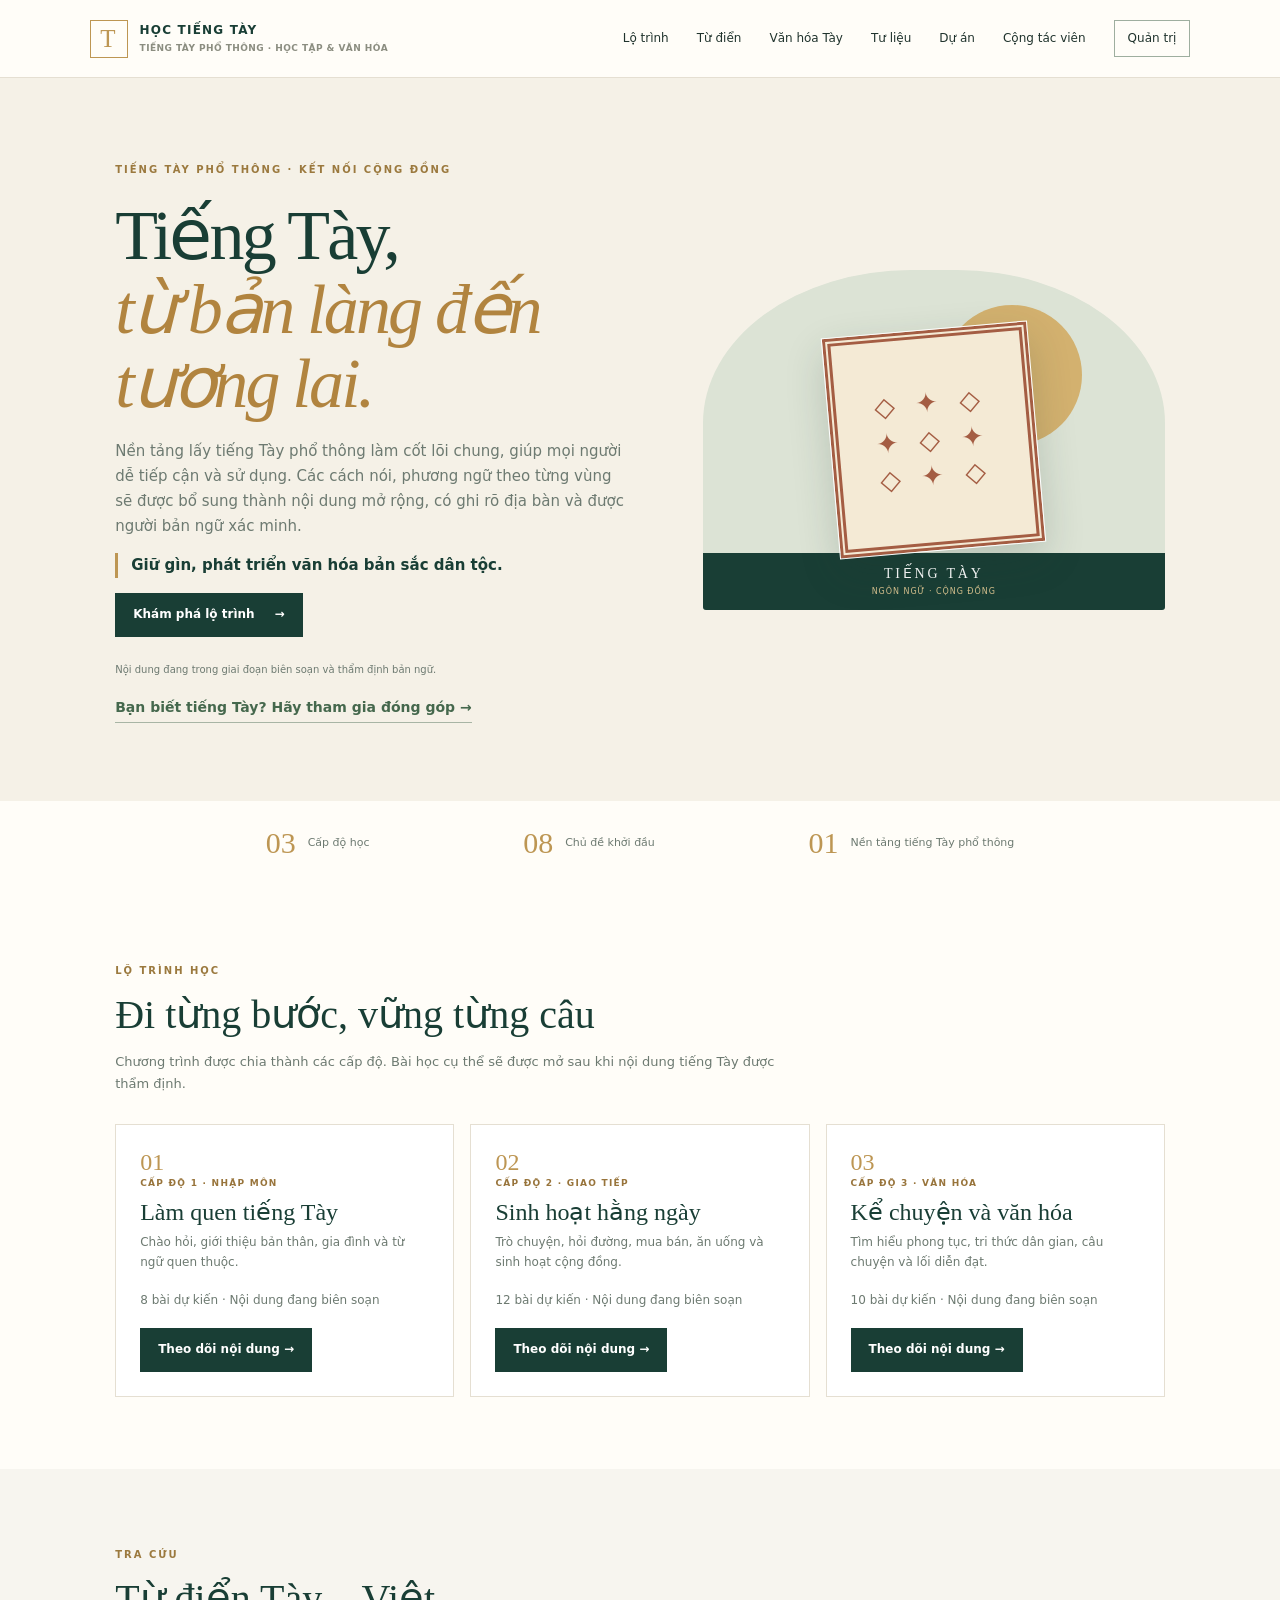
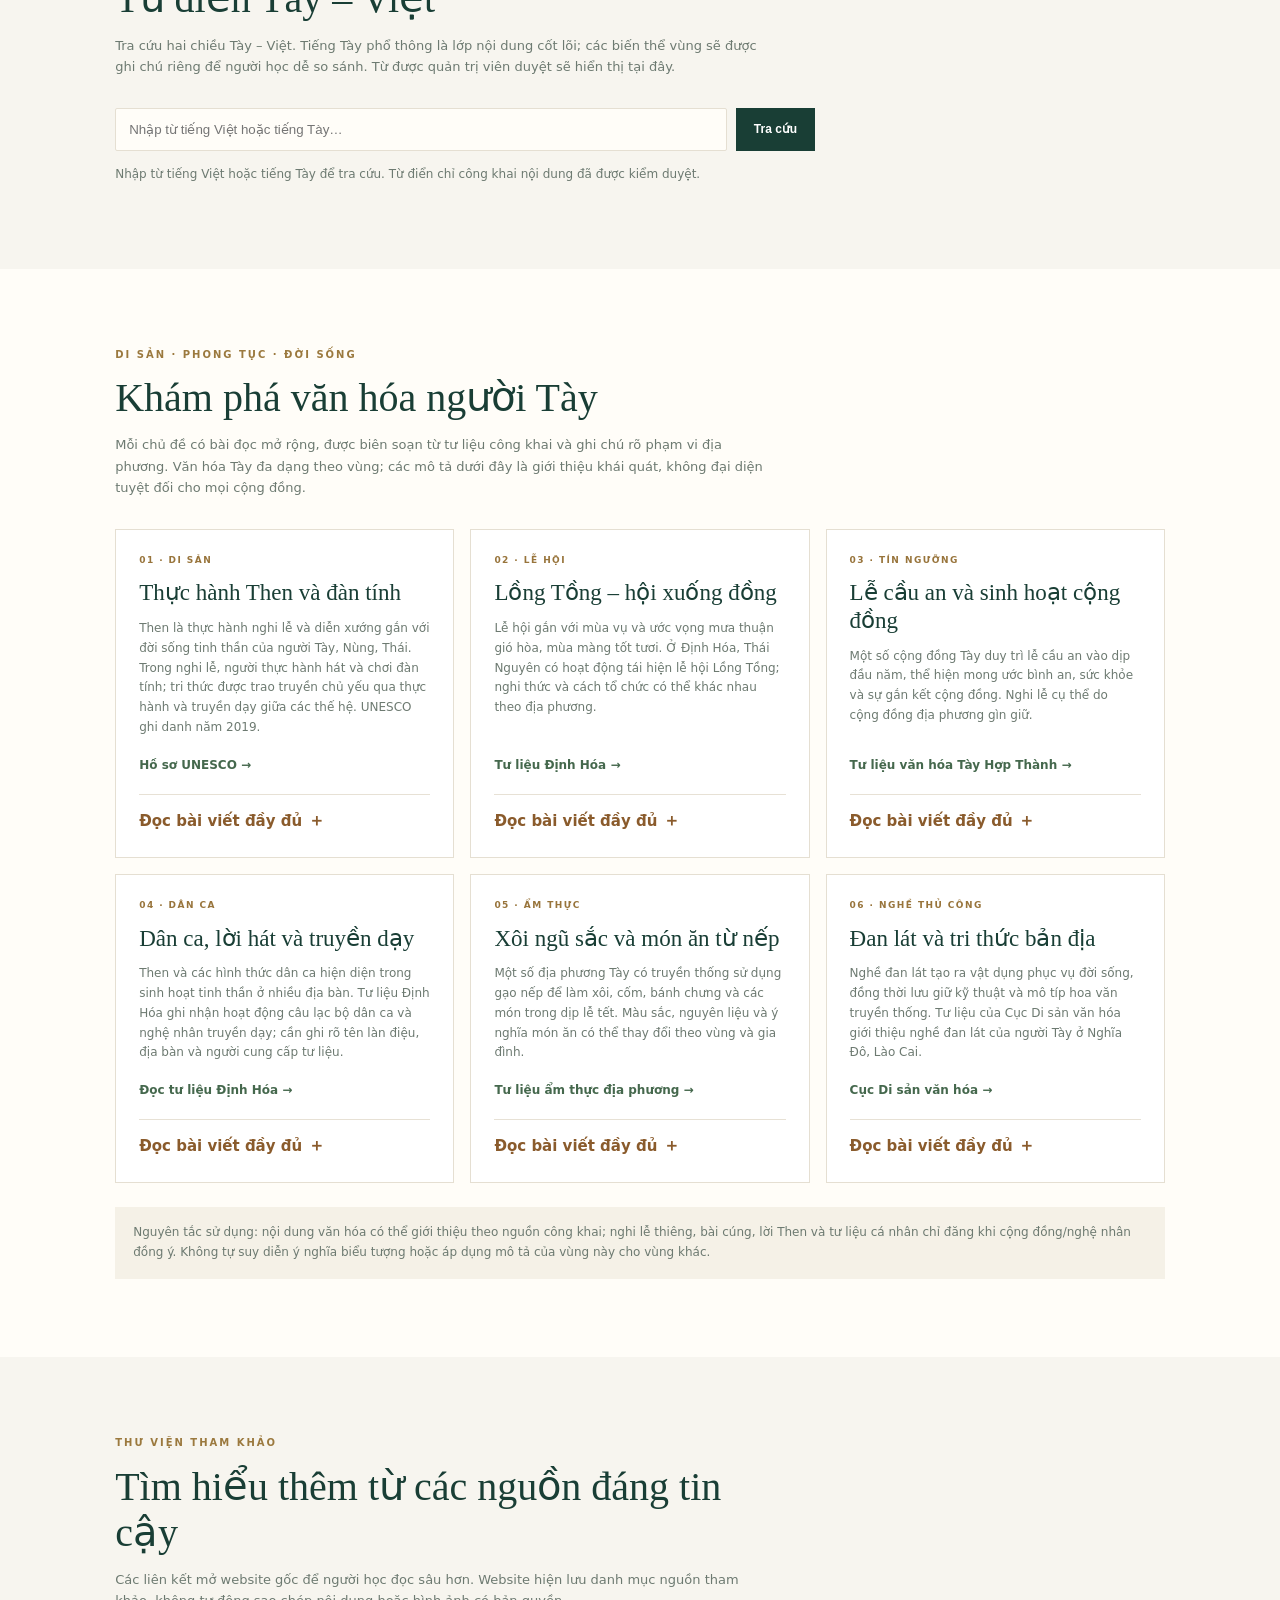
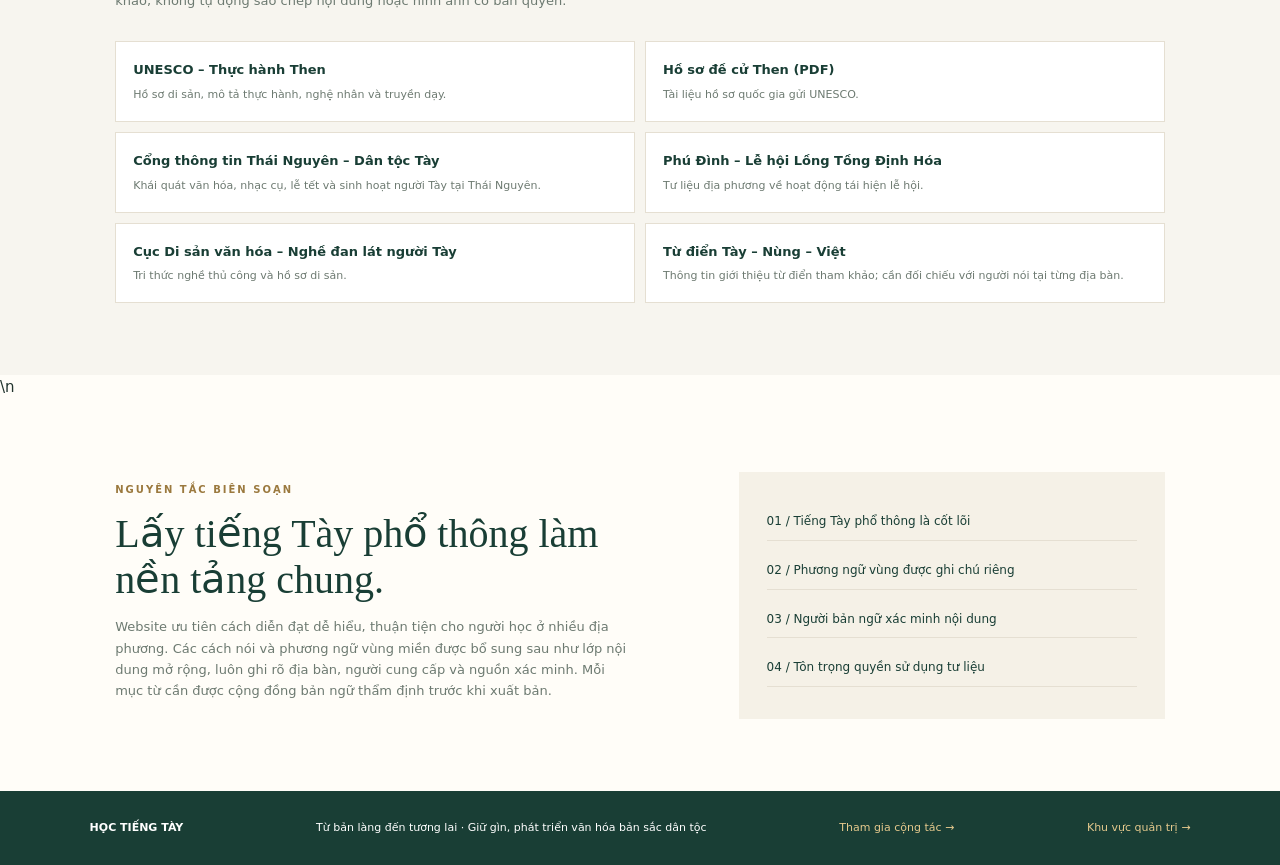
<file: index.html>
<!doctype html>
<html lang="vi"><head>
<meta charset="utf-8"><meta name="viewport" content="width=device-width,initial-scale=1">
<title>Học tiếng Tày – Từ bản làng đến tương lai</title><link rel="stylesheet" href="styles.css">
</head><body>
<header class="top"><a class="logo" href="index.html"><span>T</span><b>HỌC TIẾNG TÀY<small>TIẾNG TÀY PHỔ THÔNG · HỌC TẬP & VĂN HÓA</small></b></a><nav><a href="#courses">Lộ trình</a><a href="#dictionary">Từ điển</a><a href="#culture">Văn hóa Tày</a><a href="#resources">Tư liệu</a><a href="#about">Dự án</a><a href="collaborator.html">Cộng tác viên</a><a class="navbtn" href="admin.html">Quản trị</a></nav></header>
<main>
<section class="hero"><div><label>TIẾNG TÀY PHỔ THÔNG · KẾT NỐI CỘNG ĐỒNG</label><h1>Tiếng Tày,<br><i>từ bản làng đến tương lai.</i></h1><p>Nền tảng lấy tiếng Tày phổ thông làm cốt lõi chung, giúp mọi người dễ tiếp cận và sử dụng. Các cách nói, phương ngữ theo từng vùng sẽ được bổ sung thành nội dung mở rộng, có ghi rõ địa bàn và được người bản ngữ xác minh.</p><p class="hero-slogan">Giữ gìn, phát triển văn hóa bản sắc dân tộc.</p><a class="button" href="#courses">Khám phá lộ trình <b>→</b></a><p class="note">Nội dung đang trong giai đoạn biên soạn và thẩm định bản ngữ.</p><a class="text-link" href="collaborator.html">Bạn biết tiếng Tày? Hãy tham gia đóng góp →</a></div><div class="art"><div class="disc"></div><div class="pattern">◇ ✦ ◇<br>✦ ◇ ✦<br>◇ ✦ ◇</div><div class="artlabel">TIẾNG TÀY<br><small>NGÔN NGỮ · CỘNG ĐỒNG</small></div></div></section>
<section class="wrap metrics"><div><b>03</b><span>Cấp độ học</span></div><div><b>08</b><span>Chủ đề khởi đầu</span></div><div><b>01</b><span>Nền tảng tiếng Tày phổ thông</span></div></section>
<section class="wrap" id="courses"><div class="heading"><label>LỘ TRÌNH HỌC</label><h2>Đi từng bước, vững từng câu</h2><p>Chương trình được chia thành các cấp độ. Bài học cụ thể sẽ được mở sau khi nội dung tiếng Tày được thẩm định.</p></div><div id="courseGrid" class="grid"></div></section>
<section class="dictionary" id="dictionary"><div class="wrap"><div class="heading"><label>TRA CỨU</label><h2>Từ điển Tày – Việt</h2><p>Tra cứu hai chiều Tày – Việt. Tiếng Tày phổ thông là lớp nội dung cốt lõi; các biến thể vùng sẽ được ghi chú riêng để người học dễ so sánh. Từ được quản trị viên duyệt sẽ hiển thị tại đây.</p></div><div class="search"><input id="q" type="search" placeholder="Nhập từ tiếng Việt hoặc tiếng Tày…" aria-label="Tìm trong từ điển"><button class="button" id="search" type="button">Tra cứu</button></div><div id="results" class="results"><p class="muted">Nhập từ tiếng Việt hoặc tiếng Tày để tra cứu.</p></div></div></section>

<section class="culture wrap" id="culture">
 <div class="heading"><label>DI SẢN · PHONG TỤC · ĐỜI SỐNG</label><h2>Khám phá văn hóa người Tày</h2>
 <p>Mỗi chủ đề có bài đọc mở rộng, được biên soạn từ tư liệu công khai và ghi chú rõ phạm vi địa phương. Văn hóa Tày đa dạng theo vùng; các mô tả dưới đây là giới thiệu khái quát, không đại diện tuyệt đối cho mọi cộng đồng.</p></div>
 <div class="culture-grid">
  <article class="culture-card"><span>01 · DI SẢN</span><h3>Thực hành Then và đàn tính</h3><p>Then là thực hành nghi lễ và diễn xướng gắn với đời sống tinh thần của người Tày, Nùng, Thái. Trong nghi lễ, người thực hành hát và chơi đàn tính; tri thức được trao truyền chủ yếu qua thực hành và truyền dạy giữa các thế hệ. UNESCO ghi danh năm 2019.</p><a href="https://ich.unesco.org/en/RL/practices-of-then-by-ty-nng-and-thi-ethnic-groups-in-viet-nam-01379" target="_blank" rel="noopener">Hồ sơ UNESCO →</a><details class="culture-more"><summary>Đọc bài viết đầy đủ</summary><div class="article-body"><h4>Then là gì?</h4><p>Then là một thực hành văn hóa – tín ngưỡng quan trọng của người Tày, Nùng và Thái. Trong nghi lễ, ông Then hoặc bà Then dùng lời hát, đàn tính cùng các nhạc cụ và đồ lễ để thực hiện những lời cầu khấn. Nội dung thường gắn với mong ước bình an, sức khỏe, mùa màng thuận lợi và cuộc sống yên ổn.</p><h4>Đàn tính trong thực hành Then</h4><p>Đàn tính (còn gọi là tính tẩu) là nhạc cụ dây gắn bó mật thiết với nhiều làn điệu Then. Tiếng đàn tạo nhịp và nâng đỡ lời hát. Trong không gian nghi lễ, đàn tính không đơn thuần là nhạc cụ biểu diễn mà nằm trong tổng thể lời hát, nghi thức, trang phục, đồ lễ và sự tham gia của cộng đồng.</p><h4>Nét riêng ở Định Hóa</h4><p>Tư liệu về nghi lễ Then của người Tày ở Thái Nguyên ghi nhận những yếu tố địa phương như cách trang trí bàn lễ, đồ lễ và mũ Then. Đây là những chi tiết cần được đối chiếu với nghệ nhân tại từng xã, bản; không nên mặc định mọi nhóm Tày đều thực hành giống nhau.</p><h4>Giá trị và cách gìn giữ</h4><p>Thực hành Then được UNESCO ghi danh vào Danh sách Di sản văn hóa phi vật thể đại diện của nhân loại năm 2019. Việc gìn giữ cần tôn trọng cả Then nghi lễ và các hình thức Then văn nghệ, đồng thời để nghệ nhân và cộng đồng quyết định nội dung nào có thể ghi âm, ghi hình và phổ biến.</p></div></details></article>
  <article class="culture-card"><span>02 · LỄ HỘI</span><h3>Lồng Tồng – hội xuống đồng</h3><p>Lễ hội gắn với mùa vụ và ước vọng mưa thuận gió hòa, mùa màng tốt tươi. Ở Định Hóa, Thái Nguyên có hoạt động tái hiện lễ hội Lồng Tồng; nghi thức và cách tổ chức có thể khác nhau theo địa phương.</p><a href="https://phudinh.thainguyen.gov.vn/tin-moi/trinh-dien-tai-hien-le-hoi-long-tong-cua-nguoi-tay-dinh-hoa-tai-xom-tin-keo-xa-phu-dinh-huyen-dinh--35479" target="_blank" rel="noopener">Tư liệu Định Hóa →</a><details class="culture-more"><summary>Đọc bài viết đầy đủ</summary><div class="article-body"><h4>Lồng Tồng nghĩa là gì?</h4><p>Lồng Tồng thường được gọi là hội xuống đồng. Đây là sinh hoạt tín ngưỡng nông nghiệp gắn với thời điểm bắt đầu một vụ sản xuất mới. Người dân gửi gắm ước vọng mưa thuận gió hòa, cây trồng phát triển, gia đình khỏe mạnh và bản làng yên vui.</p><h4>Thời gian và không gian ở Định Hóa</h4><p>Lễ hội truyền thống thường diễn ra vào tháng Giêng âm lịch; lịch tổ chức cụ thể tùy địa phương và từng năm. Tư liệu về Lồng Tồng của người Tày Định Hóa ghi địa điểm tổ chức tại khu vực Đèo De, xã Phú Đình; có năm lễ hội được tổ chức trong các ngày mùng 9–10 tháng Giêng. Không nên coi lịch của một năm là lịch cố định cho mọi năm.</p><h4>Phần lễ và phần hội</h4><p>Phần lễ có các nghi thức dâng hương, cầu mùa, cầu phúc hoặc cầu an tùy cộng đồng tham gia. Phần hội có thể có tung còn, kéo co, đẩy gậy, bắn nỏ, đi cầu thăng bằng và các hoạt động văn nghệ dân gian. Một số hoạt động được phục dựng hoặc tổ chức theo chương trình lễ hội từng năm.</p><h4>Ý nghĩa đối với cộng đồng</h4><p>Lồng Tồng vừa thể hiện quan niệm gắn bó với đất đai, thời tiết và mùa vụ, vừa là dịp gặp gỡ, giao lưu, củng cố tình làng bản. Khi giới thiệu lễ hội, cần ghi rõ địa điểm, thời điểm và nguồn tư liệu vì nghi thức ở các bản có thể khác nhau.</p></div></details></article>
  <article class="culture-card"><span>03 · TÍN NGƯỠNG</span><h3>Lễ cầu an và sinh hoạt cộng đồng</h3><p>Một số cộng đồng Tày duy trì lễ cầu an vào dịp đầu năm, thể hiện mong ước bình an, sức khỏe và sự gắn kết cộng đồng. Nghi lễ cụ thể do cộng đồng địa phương gìn giữ.</p><a href="https://hopthanh.thainguyen.gov.vn/di-tich-lich-su-va-du-lich/hop-thanh-noi-hoi-tu-van-hoa-tay-truyen-thong-81237" target="_blank" rel="noopener">Tư liệu văn hóa Tày Hợp Thành →</a><details class="culture-more"><summary>Đọc bài viết đầy đủ</summary><div class="article-body"><h4>Mong ước bình an</h4><p>Lễ cầu an là tên gọi chung cho những nghi thức hướng tới mong ước sức khỏe, bình yên và thuận hòa. Trong đời sống người Tày, những mong ước ấy có thể được gửi gắm trong các dịp đầu năm, khi gia đình gặp việc hệ trọng hoặc trong những nghi lễ do người có hiểu biết về phong tục thực hiện.</p><h4>Không có một khuôn mẫu duy nhất</h4><p>Nội dung, thời điểm, người chủ trì, lễ vật và lời khấn không giống nhau ở mọi nơi. Một số nghi lễ có liên hệ với thực hành Then; cũng có những sinh hoạt tín ngưỡng gia đình và cộng đồng mang tên gọi, cách làm riêng. Vì vậy, bài viết này chỉ giới thiệu khái quát, không thay thế hướng dẫn nghi lễ của địa phương.</p><h4>Ứng xử khi tìm hiểu</h4><p>Người học nên hỏi người cao tuổi, nghệ nhân hoặc người được cộng đồng tin cậy về tên gọi và ý nghĩa tại chính bản mình. Không tự ý đăng lời khấn, hình ảnh bàn thờ, đồ lễ hoặc quay phim nghi thức riêng tư nếu chưa được gia đình và người thực hành đồng ý.</p></div></details></article>
  <article class="culture-card"><span>04 · DÂN CA</span><h3>Dân ca, lời hát và truyền dạy</h3><p>Then và các hình thức dân ca hiện diện trong sinh hoạt tinh thần ở nhiều địa bàn. Tư liệu Định Hóa ghi nhận hoạt động câu lạc bộ dân ca và nghệ nhân truyền dạy; cần ghi rõ tên làn điệu, địa bàn và người cung cấp tư liệu.</p><a href="https://hoinhabao.thainguyen.gov.vn/vi/news/bao-chi-voi-chuyen-doi-so/tieng-xuan-o-thu-do-gio-ngan-78.html" target="_blank" rel="noopener">Đọc tư liệu Định Hóa →</a><details class="culture-more"><summary>Đọc bài viết đầy đủ</summary><div class="article-body"><h4>Lời ca trong đời sống</h4><p>Dân ca là một phần của đời sống tinh thần, giúp con người bày tỏ tình cảm, chia sẻ kinh nghiệm và gắn kết cộng đồng. Ở các địa bàn Tày, những hình thức hát giao duyên, hát trong sinh hoạt cộng đồng và các làn điệu gắn với Then có thể cùng tồn tại; tên gọi và cách hát cần được ghi nhận theo từng vùng.</p><h4>Học hát và truyền dạy</h4><p>Tri thức dân ca thường được tiếp nhận bằng nghe, nhớ lời, luyện giọng và thực hành cùng người biết hát. Người học có thể bắt đầu bằng việc ghi lại tên làn điệu, hoàn cảnh sử dụng, người truyền dạy và bản thu âm được cho phép. Với tiếng Tày, cần lưu cả lời nguyên bản, cách phát âm và bản dịch tiếng Việt.</p><h4>Ghi chép có trách nhiệm</h4><p>Một câu hát có thể có dị bản theo bản làng, thế hệ hoặc người hát. Không nên tự sửa lời cho “đúng” khi chưa hỏi người cung cấp tư liệu. Khi đăng tải, hãy ghi tên nghệ nhân nếu họ đồng ý, địa điểm, thời gian ghi âm và điều kiện sử dụng bản thu.</p></div></details></article>
  <article class="culture-card"><span>05 · ẨM THỰC</span><h3>Xôi ngũ sắc và món ăn từ nếp</h3><p>Một số địa phương Tày có truyền thống sử dụng gạo nếp để làm xôi, cốm, bánh chưng và các món trong dịp lễ tết. Màu sắc, nguyên liệu và ý nghĩa món ăn có thể thay đổi theo vùng và gia đình.</p><a href="https://hopthanh.thainguyen.gov.vn/di-tich-lich-su-va-du-lich/hop-thanh-noi-hoi-tu-van-hoa-tay-truyen-thong-81237" target="_blank" rel="noopener">Tư liệu ẩm thực địa phương →</a><details class="culture-more"><summary>Đọc bài viết đầy đủ</summary><div class="article-body"><h4>Gạo nếp trong bữa ăn và ngày lễ</h4><p>Gạo nếp có mặt trong nhiều món ăn của cư dân miền núi phía Bắc, trong đó có các cộng đồng Tày. Xôi, bánh và những món chế biến từ nếp thường xuất hiện trong bữa ăn gia đình, dịp lễ tết hoặc khi đón khách. Cách chế biến và tên món có thể khác nhau giữa các xã, bản.</p><h4>Xôi ngũ sắc</h4><p>Xôi nhiều màu là món ăn được biết đến ở một số địa phương miền núi. Màu xôi thường được tạo từ nguyên liệu thực vật; cách chọn lá, củ, cách ngâm gạo và phối màu là tri thức bếp núc được truyền trong gia đình. Không nên khẳng định một công thức hay một ý nghĩa màu sắc duy nhất cho tất cả người Tày nếu chưa có tư liệu địa phương xác nhận.</p><h4>Ẩm thực là ký ức cộng đồng</h4><p>Để xây dựng tư liệu đáng tin cậy, website nên ghi công thức do chính người nấu cung cấp, định lượng theo cách họ sử dụng, tên nguyên liệu tiếng Tày (nếu được xác minh), ảnh món ăn do người đóng góp cho phép và dịp thường dùng. Có thể bổ sung câu chuyện về người truyền nghề nấu ăn trong gia đình.</p></div></details></article>
  <article class="culture-card"><span>06 · NGHỀ THỦ CÔNG</span><h3>Đan lát và tri thức bản địa</h3><p>Nghề đan lát tạo ra vật dụng phục vụ đời sống, đồng thời lưu giữ kỹ thuật và mô típ hoa văn truyền thống. Tư liệu của Cục Di sản văn hóa giới thiệu nghề đan lát của người Tày ở Nghĩa Đô, Lào Cai.</p><a href="https://dsvh.gov.vn/nghe-dan-lat-cua-nguoi-tay-tinh-lao-cai-22356" target="_blank" rel="noopener">Cục Di sản văn hóa →</a><details class="culture-more"><summary>Đọc bài viết đầy đủ</summary><div class="article-body"><h4>Đan lát phục vụ đời sống</h4><p>Đan lát là kỹ thuật tạo vật dụng từ tre, nứa, giang, mây hoặc các vật liệu sẵn có. Sản phẩm có thể phục vụ việc đựng, gùi, chứa nông sản, đánh bắt hoặc sinh hoạt trong nhà. Kiểu dáng và tên gọi thường gắn với công dụng và môi trường sống.</p><h4>Tri thức và kỹ năng</h4><p>Người làm nghề phải biết chọn cây, chọn thời điểm khai thác, chẻ nan, vót nan, xử lý vật liệu và tạo khung đan. Độ dày, độ rộng của nan và cách đan quyết định độ bền, độ thoáng cũng như hình dáng sản phẩm. Những kỹ năng này thường được học qua quan sát và làm cùng người có kinh nghiệm.</p><h4>Ghi nhận đúng địa bàn</h4><p>Tư liệu về nghề đan lát người Tày ở Nghĩa Đô, Lào Cai là một ví dụ tham khảo, không thể tự động xem là mô tả nghề ở Định Hóa. Website cần bổ sung phỏng vấn thợ đan tại địa phương, tên sản phẩm bằng tiếng Tày đã được người nói xác minh, ảnh các công đoạn và sự đồng ý của người cung cấp tư liệu.</p></div></details></article>
 </div>
 <p class="culture-note">Nguyên tắc sử dụng: nội dung văn hóa có thể giới thiệu theo nguồn công khai; nghi lễ thiêng, bài cúng, lời Then và tư liệu cá nhân chỉ đăng khi cộng đồng/nghệ nhân đồng ý. Không tự suy diễn ý nghĩa biểu tượng hoặc áp dụng mô tả của vùng này cho vùng khác.</p>
</section>
<section class="resources" id="resources"><div class="wrap"><div class="heading"><label>THƯ VIỆN THAM KHẢO</label><h2>Tìm hiểu thêm từ các nguồn đáng tin cậy</h2><p>Các liên kết mở website gốc để người học đọc sâu hơn. Website hiện lưu danh mục nguồn tham khảo, không tự động sao chép nội dung hoặc hình ảnh có bản quyền.</p></div>
 <div class="resource-list">
  <a href="https://ich.unesco.org/en/RL/practices-of-then-by-ty-nng-and-thi-ethnic-groups-in-viet-nam-01379" target="_blank" rel="noopener"><b>UNESCO – Thực hành Then</b><span>Hồ sơ di sản, mô tả thực hành, nghệ nhân và truyền dạy.</span></a>
  <a href="https://ich.unesco.org/doc/src/38617.pdf" target="_blank" rel="noopener"><b>Hồ sơ đề cử Then (PDF)</b><span>Tài liệu hồ sơ quốc gia gửi UNESCO.</span></a>
  <a href="https://sodantoctongiao.thainguyen.gov.vn/cac-dan-toc-tinh-thai-nguyen/dan-toc-tay-176364" target="_blank" rel="noopener"><b>Cổng thông tin Thái Nguyên – Dân tộc Tày</b><span>Khái quát văn hóa, nhạc cụ, lễ tết và sinh hoạt người Tày tại Thái Nguyên.</span></a>
  <a href="https://phudinh.thainguyen.gov.vn/tin-moi/trinh-dien-tai-hien-le-hoi-long-tong-cua-nguoi-tay-dinh-hoa-tai-xom-tin-keo-xa-phu-dinh-huyen-dinh--35479" target="_blank" rel="noopener"><b>Phú Đình – Lễ hội Lồng Tồng Định Hóa</b><span>Tư liệu địa phương về hoạt động tái hiện lễ hội.</span></a>
  <a href="https://dsvh.gov.vn/nghe-dan-lat-cua-nguoi-tay-tinh-lao-cai-22356" target="_blank" rel="noopener"><b>Cục Di sản văn hóa – Nghề đan lát người Tày</b><span>Tri thức nghề thủ công và hồ sơ di sản.</span></a>
  <a href="https://giaotrinh.edu.vn/detail/tu-dien-tay-viet" target="_blank" rel="noopener"><b>Từ điển Tày – Nùng – Việt</b><span>Thông tin giới thiệu từ điển tham khảo; cần đối chiếu với người nói tại từng địa bàn.</span></a>
 </div>
</div></section>
\n<section class="wrap about" id="about"><div><label>NGUYÊN TẮC BIÊN SOẠN</label><h2>Lấy tiếng Tày phổ thông làm nền tảng chung.</h2><p>Website ưu tiên cách diễn đạt dễ hiểu, thuận tiện cho người học ở nhiều địa phương. Các cách nói và phương ngữ vùng miền được bổ sung sau như lớp nội dung mở rộng, luôn ghi rõ địa bàn, người cung cấp và nguồn xác minh. Mỗi mục từ cần được cộng đồng bản ngữ thẩm định trước khi xuất bản.</p></div><div class="principles"><p>01 / Tiếng Tày phổ thông là cốt lõi</p><p>02 / Phương ngữ vùng được ghi chú riêng</p><p>03 / Người bản ngữ xác minh nội dung</p><p>04 / Tôn trọng quyền sử dụng tư liệu</p></div></section>
</main><footer><b>HỌC TIẾNG TÀY</b><span>Từ bản làng đến tương lai · Giữ gìn, phát triển văn hóa bản sắc dân tộc</span><a href="collaborator.html">Tham gia cộng tác →</a><a href="admin.html">Khu vực quản trị →</a></footer>
<script src="config.js"></script><script src="app.js"></script></body></html>
</file>
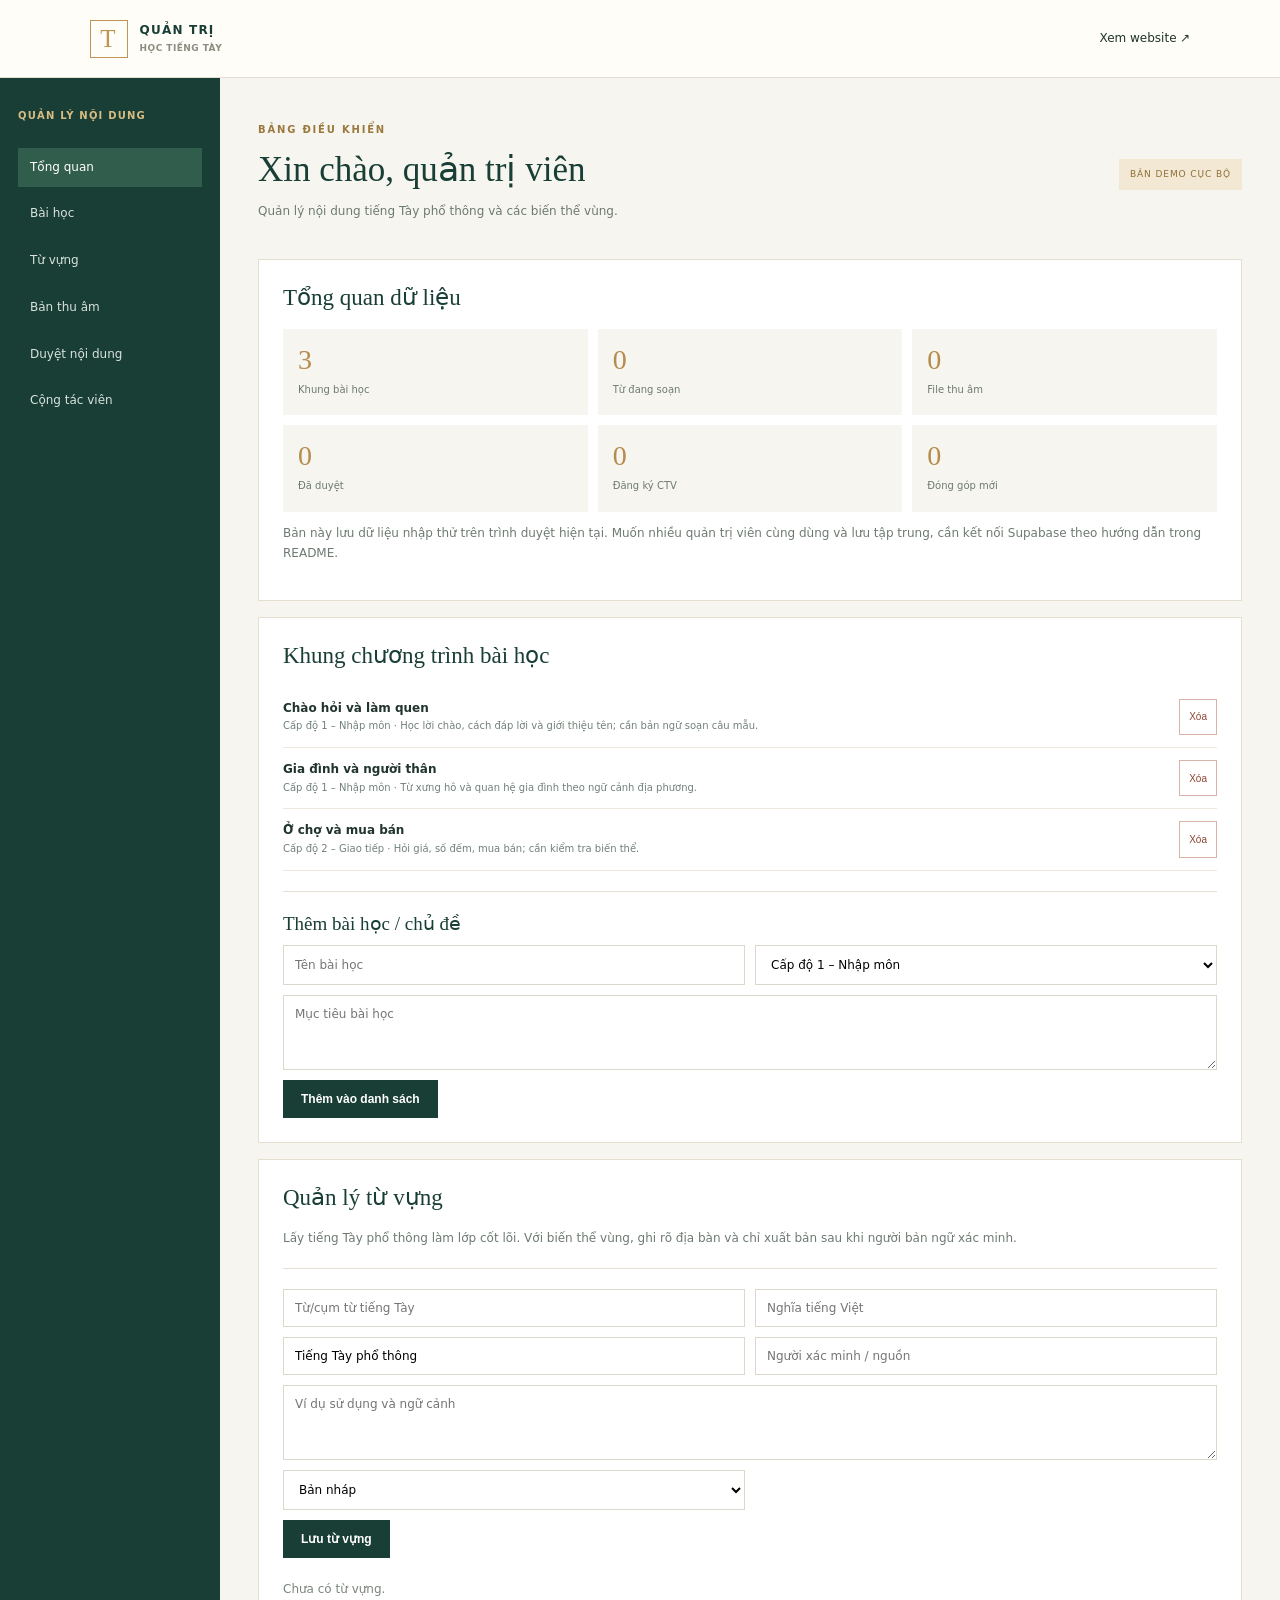
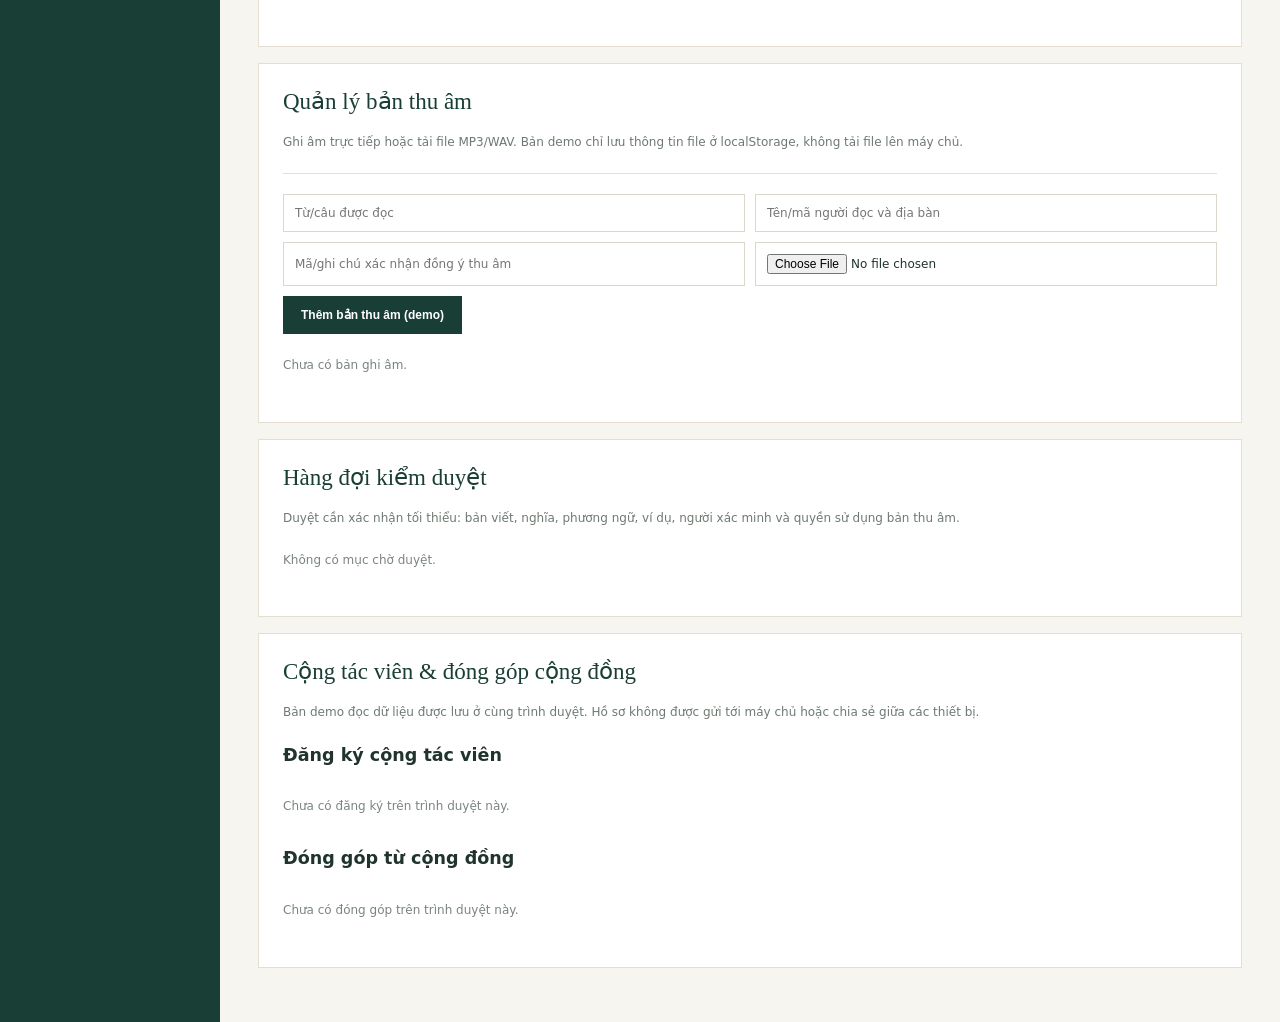
<file: admin.html>
<!doctype html><html lang="vi"><head><meta charset="utf-8"><meta name="viewport" content="width=device-width,initial-scale=1"><title>Quản trị – Học tiếng Tày</title><link rel="stylesheet" href="styles.css"><link rel="stylesheet" href="admin.css"></head><body>
<header class="top"><a class="logo" href="index.html"><span>T</span><b>QUẢN TRỊ<small>HỌC TIẾNG TÀY</small></b></a><nav><a href="index.html">Xem website ↗</a></nav></header>
<main class="admin-wrap"><aside class="sidebar"><b>QUẢN LÝ NỘI DUNG</b><a class="active" href="#overview">Tổng quan</a><a href="#lessons">Bài học</a><a href="#vocab">Từ vựng</a><a href="#audio">Bản thu âm</a><a href="#review">Duyệt nội dung</a><a href="#community">Cộng tác viên</a></aside>
<div class="admin-main"><div class="admin-title"><div><label>BẢNG ĐIỀU KHIỂN</label><h1>Xin chào, quản trị viên</h1><p>Quản lý nội dung tiếng Tày phổ thông và các biến thể vùng.</p></div><span class="status">BẢN DEMO CỤC BỘ</span></div>
<section id="overview" class="panel"><h2>Tổng quan dữ liệu</h2><div class="stats"><div><b id="lessonCount">3</b><span>Khung bài học</span></div><div><b id="wordCount">0</b><span>Từ đang soạn</span></div><div><b id="audioCount">0</b><span>File thu âm</span></div><div><b id="approvedCount">0</b><span>Đã duyệt</span></div><div><b id="contributorCount">0</b><span>Đăng ký CTV</span></div><div><b id="submissionCount">0</b><span>Đóng góp mới</span></div></div><p class="hint">Bản này lưu dữ liệu nhập thử trên trình duyệt hiện tại. Muốn nhiều quản trị viên cùng dùng và lưu tập trung, cần kết nối Supabase theo hướng dẫn trong README.</p></section>
<section id="lessons" class="panel"><div class="panel-head"><h2>Khung chương trình bài học</h2></div><div id="lessonList"></div><form id="lessonForm" class="form-grid"><h3>Thêm bài học / chủ đề</h3><input name="title" placeholder="Tên bài học" required><select name="level"><option>Cấp độ 1 – Nhập môn</option><option>Cấp độ 2 – Giao tiếp</option><option>Cấp độ 3 – Văn hóa</option></select><textarea name="objective" placeholder="Mục tiêu bài học" required></textarea><button class="button">Thêm vào danh sách</button></form></section>
<section id="vocab" class="panel"><h2>Quản lý từ vựng</h2><p class="hint">Lấy tiếng Tày phổ thông làm lớp cốt lõi. Với biến thể vùng, ghi rõ địa bàn và chỉ xuất bản sau khi người bản ngữ xác minh.</p><form id="wordForm" class="form-grid two"><input name="tay" placeholder="Từ/cụm từ tiếng Tày" required><input name="vi" placeholder="Nghĩa tiếng Việt" required><input name="region" value="Tiếng Tày phổ thông" placeholder="Lõi phổ thông hoặc địa bàn/phương ngữ"><input name="source" placeholder="Người xác minh / nguồn"><textarea name="example" placeholder="Ví dụ sử dụng và ngữ cảnh"></textarea><select name="status"><option value="draft">Bản nháp</option><option value="review">Chờ duyệt</option></select><button class="button">Lưu từ vựng</button></form><div id="wordList"></div></section>
<section id="audio" class="panel"><h2>Quản lý bản thu âm</h2><p class="hint">Ghi âm trực tiếp hoặc tải file MP3/WAV. Bản demo chỉ lưu thông tin file ở localStorage, không tải file lên máy chủ.</p><form id="audioForm" class="form-grid"><input name="word" placeholder="Từ/câu được đọc" required><input name="speaker" placeholder="Tên/mã người đọc và địa bàn" required><input name="consent" placeholder="Mã/ghi chú xác nhận đồng ý thu âm" required><input name="file" type="file" accept="audio/*" required><button class="button">Thêm bản thu âm (demo)</button></form><div id="audioList"></div></section>
<section id="review" class="panel"><h2>Hàng đợi kiểm duyệt</h2><p class="hint">Duyệt cần xác nhận tối thiểu: bản viết, nghĩa, phương ngữ, ví dụ, người xác minh và quyền sử dụng bản thu âm.</p><div id="reviewList"></div></section><section id="community" class="panel"><h2>Cộng tác viên & đóng góp cộng đồng</h2><p class="hint">Bản demo đọc dữ liệu được lưu ở cùng trình duyệt. Hồ sơ không được gửi tới máy chủ hoặc chia sẻ giữa các thiết bị.</p><h3>Đăng ký cộng tác viên</h3><div id="contributorList"></div><h3>Đóng góp từ cộng đồng</h3><div id="submissionList"></div></section>
</div></main><script src="admin.js"></script></body></html>
</file>
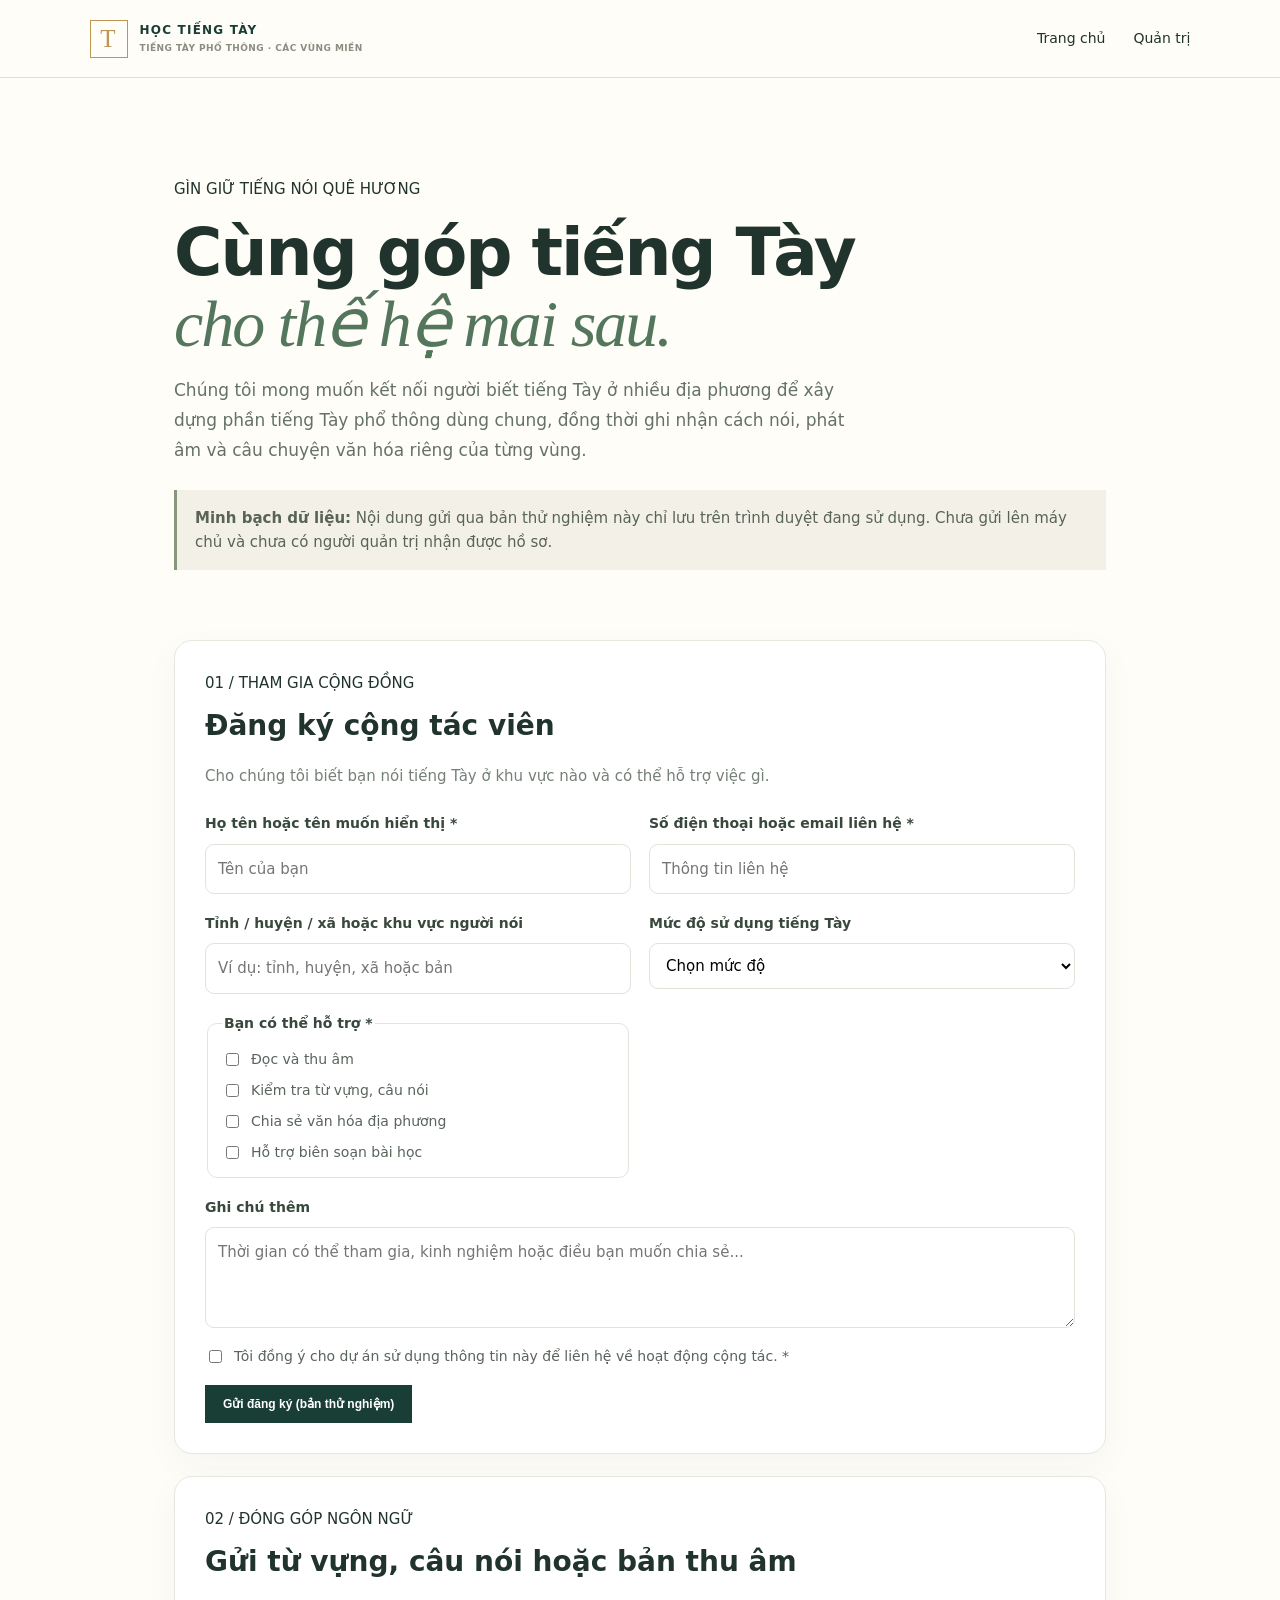
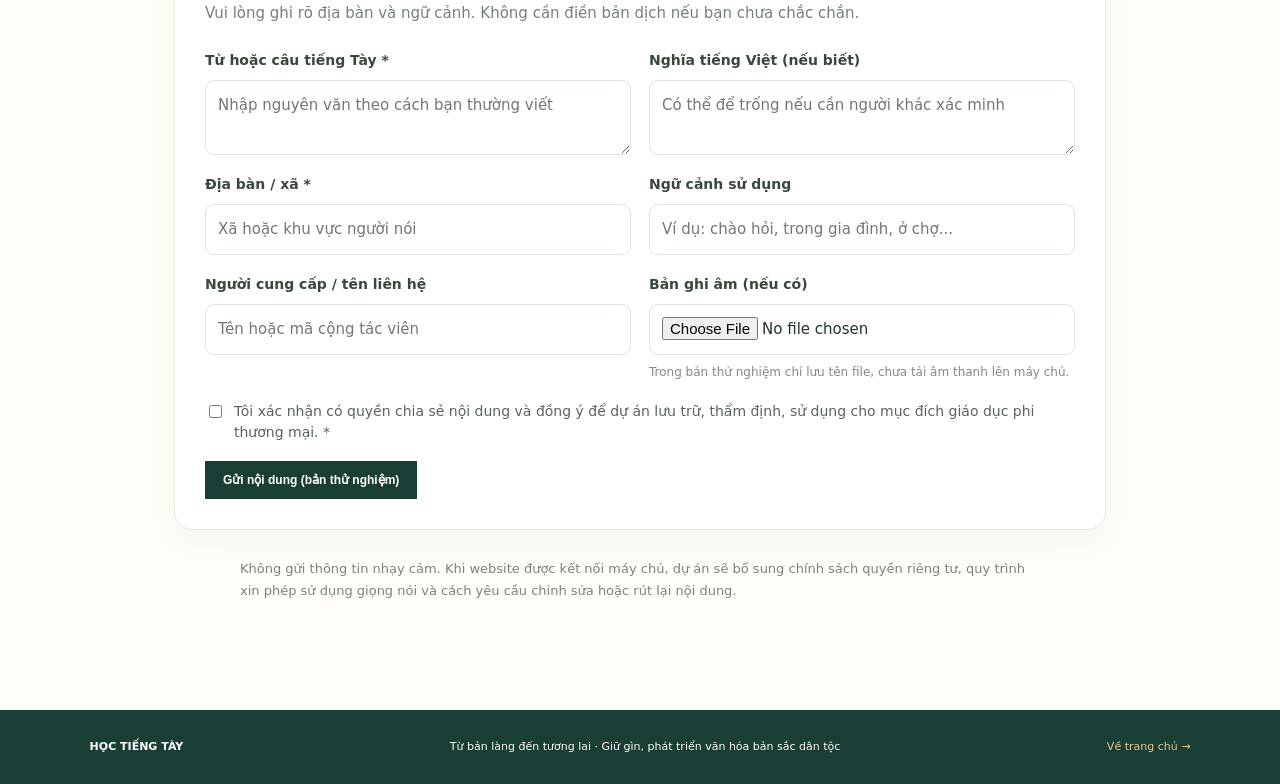
<file: collaborator.html>
<!doctype html>
<html lang="vi"><head><meta charset="utf-8"><meta name="viewport" content="width=device-width,initial-scale=1"><title>Cộng tác viên – Học tiếng Tày</title><link rel="stylesheet" href="styles.css"><link rel="stylesheet" href="collaborator.css"></head><body>
<header class="top"><a class="logo" href="index.html"><span>T</span><b>HỌC TIẾNG TÀY<small>TIẾNG TÀY PHỔ THÔNG · CÁC VÙNG MIỀN</small></b></a><nav><a href="index.html">Trang chủ</a><a href="admin.html">Quản trị</a></nav></header>
<main class="collab-wrap"><section class="collab-hero"><label>GÌN GIỮ TIẾNG NÓI QUÊ HƯƠNG</label><h1>Cùng góp tiếng Tày<br><i>cho thế hệ mai sau.</i></h1><p>Chúng tôi mong muốn kết nối người biết tiếng Tày ở nhiều địa phương để xây dựng phần tiếng Tày phổ thông dùng chung, đồng thời ghi nhận cách nói, phát âm và câu chuyện văn hóa riêng của từng vùng.</p><div class="notice"><b>Minh bạch dữ liệu:</b> Nội dung gửi qua bản thử nghiệm này chỉ lưu trên trình duyệt đang sử dụng. Chưa gửi lên máy chủ và chưa có người quản trị nhận được hồ sơ.</div></section>
<section class="collab-card"><div class="section-head"><label>01 / THAM GIA CỘNG ĐỒNG</label><h2>Đăng ký cộng tác viên</h2><p>Cho chúng tôi biết bạn nói tiếng Tày ở khu vực nào và có thể hỗ trợ việc gì.</p></div>
<form id="profileForm" class="collab-form"><div class="field"><label>Họ tên hoặc tên muốn hiển thị *</label><input name="name" required maxlength="100" placeholder="Tên của bạn"></div><div class="field"><label>Số điện thoại hoặc email liên hệ *</label><input name="contact" required maxlength="120" placeholder="Thông tin liên hệ"></div><div class="field"><label>Tỉnh / huyện / xã hoặc khu vực người nói</label><input name="commune" maxlength="100" placeholder="Ví dụ: tỉnh, huyện, xã hoặc bản"></div><div class="field"><label>Mức độ sử dụng tiếng Tày</label><select name="fluency"><option value="">Chọn mức độ</option><option>Nói thường xuyên, giao tiếp tự nhiên</option><option>Nghe hiểu và giao tiếp cơ bản</option><option>Biết một số từ/câu trong gia đình</option><option>Đang học và muốn hỗ trợ dự án</option></select></div><fieldset><legend>Bạn có thể hỗ trợ *</legend><label class="check"><input type="checkbox" name="skills" value="Đọc và thu âm"> Đọc và thu âm</label><label class="check"><input type="checkbox" name="skills" value="Kiểm tra từ vựng, câu nói"> Kiểm tra từ vựng, câu nói</label><label class="check"><input type="checkbox" name="skills" value="Chia sẻ văn hóa địa phương"> Chia sẻ văn hóa địa phương</label><label class="check"><input type="checkbox" name="skills" value="Hỗ trợ biên soạn bài học"> Hỗ trợ biên soạn bài học</label></fieldset><div class="field full"><label>Ghi chú thêm</label><textarea name="note" rows="3" placeholder="Thời gian có thể tham gia, kinh nghiệm hoặc điều bạn muốn chia sẻ..."></textarea></div><label class="consent full"><input type="checkbox" name="agree" required> Tôi đồng ý cho dự án sử dụng thông tin này để liên hệ về hoạt động cộng tác. *</label><button class="button" type="submit">Gửi đăng ký (bản thử nghiệm)</button><p id="profileMessage" class="form-message" role="status"></p></form></section>
<section class="collab-card"><div class="section-head"><label>02 / ĐÓNG GÓP NGÔN NGỮ</label><h2>Gửi từ vựng, câu nói hoặc bản thu âm</h2><p>Vui lòng ghi rõ địa bàn và ngữ cảnh. Không cần điền bản dịch nếu bạn chưa chắc chắn.</p></div>
<form id="submissionForm" class="collab-form"><div class="field"><label>Từ hoặc câu tiếng Tày *</label><textarea name="tay" required rows="2" placeholder="Nhập nguyên văn theo cách bạn thường viết"></textarea></div><div class="field"><label>Nghĩa tiếng Việt (nếu biết)</label><textarea name="vi" rows="2" placeholder="Có thể để trống nếu cần người khác xác minh"></textarea></div><div class="field"><label>Địa bàn / xã *</label><input name="commune" required placeholder="Xã hoặc khu vực người nói"></div><div class="field"><label>Ngữ cảnh sử dụng</label><input name="context" placeholder="Ví dụ: chào hỏi, trong gia đình, ở chợ..."></div><div class="field"><label>Người cung cấp / tên liên hệ</label><input name="source" placeholder="Tên hoặc mã cộng tác viên"></div><div class="field"><label>Bản ghi âm (nếu có)</label><input name="audio" type="file" accept="audio/*"><small>Trong bản thử nghiệm chỉ lưu tên file, chưa tải âm thanh lên máy chủ.</small></div><label class="consent full"><input type="checkbox" name="permission" required> Tôi xác nhận có quyền chia sẻ nội dung và đồng ý để dự án lưu trữ, thẩm định, sử dụng cho mục đích giáo dục phi thương mại. *</label><button class="button" type="submit">Gửi nội dung (bản thử nghiệm)</button><p id="submissionMessage" class="form-message" role="status"></p></form></section>
<p class="privacy-note">Không gửi thông tin nhạy cảm. Khi website được kết nối máy chủ, dự án sẽ bổ sung chính sách quyền riêng tư, quy trình xin phép sử dụng giọng nói và cách yêu cầu chỉnh sửa hoặc rút lại nội dung.</p></main><footer><b>HỌC TIẾNG TÀY</b><span>Từ bản làng đến tương lai · Giữ gìn, phát triển văn hóa bản sắc dân tộc</span><a href="index.html">Về trang chủ →</a></footer><script src="collaborator.js"></script></body></html>
</file>
<file: styles.css>
*{box-sizing:border-box} :root{--g:#193e35;--g2:#315d4d;--cream:#f5f1e7;--gold:#bd9653;--ink:#20332d;--muted:#6d7a71;--line:#e5dfd2}body{margin:0;color:var(--ink);font:15px/1.65 Inter,system-ui,sans-serif;background:#fffdf8}.top{height:78px;padding:0 7vw;display:flex;justify-content:space-between;align-items:center;border-bottom:1px solid var(--line);position:sticky;top:0;background:#fffdf8;z-index:3}.logo{display:flex;gap:12px;align-items:center;color:var(--g);text-decoration:none;font-size:12px;letter-spacing:.1em}.logo>span{border:1px solid var(--gold);width:38px;height:38px;display:grid;place-items:center;color:var(--gold);font:25px Georgia}.logo small{display:block;font-size:9px;color:#8b8d80;letter-spacing:.05em}nav{display:flex;gap:28px;align-items:center}nav a{font-size:12px;color:var(--ink);text-decoration:none}.navbtn{border:1px solid #9eae9f;padding:8px 13px}.hero{padding:78px 9vw;background:var(--cream);display:grid;grid-template-columns:1.05fr .95fr;gap:6vw;align-items:center;min-height:500px}.hero label,.heading label,.about label{font-size:10px;font-weight:800;letter-spacing:.2em;color:#9b793e}.hero h1{font:clamp(44px,5.5vw,70px)/1.06 Georgia;margin:18px 0;color:var(--g);letter-spacing:-.04em}.hero h1 i{font-weight:400;color:#b1843f}.hero p{max-width:510px;color:var(--muted)}.button{display:inline-flex;gap:20px;align-items:center;background:var(--g);color:white;padding:12px 18px;text-decoration:none;border:0;cursor:pointer;font-weight:650;font-size:12px}.button:hover{background:var(--g2)}.note{font-size:10px!important;margin-top:25px}.art{height:340px;background:#dce3d5;position:relative;display:grid;place-items:center;overflow:hidden;border-radius:45% 45% 3px 3px}.disc{position:absolute;width:140px;height:140px;border-radius:50%;background:#d3b16f;top:35px;right:18%}.pattern{z-index:1;background:#f4ead5;border:8px double #a45d43;outline:1px solid #fff;width:205px;height:220px;display:grid;place-content:center;text-align:center;color:#a45d43;font:27px/1.35 Georgia;letter-spacing:7px;transform:rotate(-5deg);box-shadow:0 15px 40px #243c3033}.artlabel{position:absolute;bottom:0;background:var(--g);color:#fff;width:100%;text-align:center;padding:12px;font:14px Georgia;letter-spacing:.2em}.artlabel small{font:8px system-ui;letter-spacing:.12em;color:#d7c18e}.wrap{padding:72px 9vw}.metrics{display:flex;justify-content:center;gap:12vw;padding:25px}.metrics div{display:flex;align-items:center;gap:12px}.metrics b{font:30px Georgia;color:var(--gold)}.metrics span{font-size:11px;color:var(--muted)}.heading{max-width:660px;margin-bottom:30px}.heading h2,.about h2{font:40px/1.15 Georgia;color:var(--g);margin:10px 0}.heading p,.about p{font-size:13px;color:var(--muted)}.grid{display:grid;grid-template-columns:repeat(3,1fr);gap:16px}.course{border:1px solid var(--line);padding:24px;background:white;display:flex;flex-direction:column;min-height:265px}.course .num{font:24px Georgia;color:var(--gold)}.course small{font-size:9px;letter-spacing:.14em;color:#98743b;font-weight:800}.course h3{font:24px Georgia;color:var(--g);margin:7px 0}.course p{font-size:12px;color:var(--muted);margin:0 0 18px}.course .button{margin-top:auto;align-self:flex-start}.dictionary{background:#f7f5ef}.search{display:flex;max-width:700px;gap:9px}.search input{flex:1;padding:13px;border:1px solid var(--line);font:13px inherit}.results{max-width:700px;margin-top:14px}.muted{font-size:12px;color:var(--muted)}.word{display:grid;grid-template-columns:1fr 1fr;background:#fff;border:1px solid var(--line);padding:14px;margin:6px 0;font-size:12px}.word small{display:block;color:var(--muted)}.about{display:grid;grid-template-columns:1.1fr .9fr;gap:8vw;align-items:center}.principles{background:var(--cream);padding:20px 28px}.principles p{border-bottom:1px solid var(--line);padding:8px 0;color:var(--g);font-size:12px}footer{padding:28px 7vw;background:var(--g);color:white;display:flex;justify-content:space-between;gap:20px;flex-wrap:wrap;font-size:11px}footer a{color:#e5c98d;text-decoration:none}@media(max-width:720px){.top{padding:0 5vw}nav{gap:10px}nav a:not(.navbtn){display:none}.hero{grid-template-columns:1fr;padding:55px 7vw}.art{height:260px}.wrap{padding:55px 7vw}.grid{grid-template-columns:1fr}.metrics{gap:20px;justify-content:space-around}.metrics div{display:block;text-align:center}.metrics b{display:block}.about{grid-template-columns:1fr}.heading h2,.about h2{font-size:33px}}.text-link{display:inline-block;margin-top:8px;color:#45684d;font-size:14px;font-weight:650;text-decoration:none;border-bottom:1px solid #a8b5a5;padding-bottom:3px}.text-link:hover{color:#9a763b}
/* Từ điển Tày – Việt */
.search input{min-width:0;border-radius:2px;background:#fffdf8}.search input:focus{outline:2px solid #bd9653;outline-offset:1px}.results{max-width:850px}.result-count{font-size:12px;color:var(--g);font-weight:700;margin:18px 0 8px}.word-card{display:grid;grid-template-columns:.8fr 1.2fr;gap:22px;background:#fff;border:1px solid var(--line);padding:20px 22px;margin:10px 0}.word-label{font-size:9px;letter-spacing:.15em;font-weight:800;color:#98743b}.word-card h3{font:24px Georgia;color:var(--g);margin:6px 0}.word-card small{font-size:11px;color:var(--muted)}.word-meaning p{font-size:12px;color:var(--ink);margin:12px 0}.dictionary-empty{border:1px dashed #c9c1b1;background:#fffdf8;padding:22px;margin-top:16px}.dictionary-empty>b{color:var(--g)}.dictionary-empty p{max-width:620px}.dictionary-empty .text-link{margin-top:0}@media(max-width:620px){.word-card{grid-template-columns:1fr;gap:12px}.search{flex-wrap:wrap}.search input{flex-basis:100%}.search .button{width:100%;justify-content:center}}

/* Thu vien van hoa va tu lieu */
.culture{padding-top:72px;padding-bottom:78px}
.culture-grid{display:grid;grid-template-columns:repeat(3,minmax(0,1fr));gap:16px}
.culture-card{background:#fff;border:1px solid var(--line);padding:23px;min-height:255px;display:flex;flex-direction:column}
.culture-card>span{font-size:9px;letter-spacing:.16em;color:#98743b;font-weight:800}
.culture-card h3{font:23px/1.2 Georgia;color:var(--g);margin:12px 0}
.culture-card p{font-size:12px;color:var(--muted);margin:0 0 18px}
.culture-card a,.resource-list a{color:#45684d;text-decoration:none;font-size:12px;font-weight:700}
.culture-card a{margin-top:auto}
.culture-note{margin:24px 0 0;padding:16px 18px;background:var(--cream);font-size:12px;color:var(--muted)}
.resources{background:#f7f5ef}
.resource-list{display:grid;grid-template-columns:repeat(2,minmax(0,1fr));gap:10px}
.resource-list a{display:flex;flex-direction:column;gap:5px;background:#fff;border:1px solid var(--line);padding:17px}
.resource-list a b{color:var(--g);font-size:13px}
.resource-list a span{font-weight:400;color:var(--muted);font-size:11px}
@media(max-width:850px){.culture-grid{grid-template-columns:repeat(2,minmax(0,1fr))}}
@media(max-width:620px){.culture-grid,.resource-list{grid-template-columns:1fr}}

/* V6: expanded cultural articles */
.culture-more{margin-top:18px;border-top:1px solid #e7e1d5;padding-top:12px}
.culture-more summary{cursor:pointer;color:#8a5b2c;font-weight:700;list-style:none}
.culture-more summary::-webkit-details-marker{display:none}
.culture-more summary:after{content:' ＋';font-size:1.1em}
.culture-more[open] summary:after{content:' −'}
.article-body{padding:12px 0 2px;color:#4f514b;line-height:1.75}
.article-body h4{font-family:inherit;font-size:1rem;color:#303b31;margin:16px 0 6px}
.article-body p{margin:0 0 12px}

/* V7: slogan and common-core language direction */
.hero-slogan{font-weight:750;color:var(--g)!important;border-left:3px solid var(--gold);padding-left:13px;margin-top:12px}
</file>
<file: admin.css>
.admin-wrap{display:grid;grid-template-columns:220px 1fr;min-height:calc(100vh - 78px);background:#f6f5f0}.sidebar{padding:30px 18px;background:#193e35;color:#fff;display:flex;flex-direction:column;gap:7px}.sidebar b{font-size:10px;letter-spacing:.12em;color:#d8bd83;margin:0 0 16px}.sidebar a{padding:10px 12px;color:#d9e2dc;text-decoration:none;font-size:12px}.sidebar a.active,.sidebar a:hover{background:#315d4d;color:white}.admin-main{padding:38px;max-width:1100px;width:100%;margin:auto}.admin-title{display:flex;justify-content:space-between;align-items:center;margin-bottom:25px}.admin-title label{font-size:10px;letter-spacing:.18em;color:#9b793e;font-weight:800}.admin-title h1{font:35px Georgia;color:#193e35;margin:8px 0}.admin-title p,.hint{font-size:12px;color:#6d7a71}.status{font-size:9px;letter-spacing:.1em;padding:8px 11px;background:#f2e8d3;color:#8e6d35}.panel{background:white;border:1px solid #e5dfd2;padding:24px;margin:16px 0}.panel h2{font:23px Georgia;color:#193e35;margin:0 0 18px}.stats{display:grid;grid-template-columns:repeat(3,1fr);gap:10px}.stats div{background:#f6f5f0;padding:15px}.stats b{display:block;font:28px Georgia;color:#b58c4b}.stats span{font-size:10px;color:#6d7a71}.form-grid{display:grid;grid-template-columns:1fr 1fr;gap:10px;margin-top:20px;padding-top:20px;border-top:1px solid #e5dfd2}.form-grid h3{grid-column:1/-1;font:19px Georgia;color:#193e35;margin:0}.form-grid input,.form-grid select,.form-grid textarea{width:100%;padding:11px;border:1px solid #ddd8cc;background:#fff;font:12px system-ui}.form-grid textarea{grid-column:1/-1;min-height:75px}.form-grid button{justify-self:start}.two button{grid-column:1/-1}.item{padding:12px 0;border-bottom:1px solid #eee8dd;display:flex;justify-content:space-between;gap:15px;font-size:12px}.item small{display:block;color:#718078}.tag{font-size:9px;background:#f2ead9;color:#87672e;padding:4px 7px;height:max-content}.danger{border:1px solid #d8b4a8;background:white;color:#8c4635;padding:5px 9px;cursor:pointer;font-size:10px}.empty{font-size:12px;color:#7a857d;padding:10px 0}@media(max-width:760px){.admin-wrap{grid-template-columns:1fr}.sidebar{flex-direction:row;overflow:auto;padding:10px}.sidebar b{display:none}.sidebar a{white-space:nowrap}.admin-main{padding:15px}.stats{grid-template-columns:repeat(2,1fr)}.form-grid{grid-template-columns:1fr}.form-grid textarea,.form-grid h3{grid-column:1}.admin-title{align-items:flex-start;gap:10px;flex-direction:column}}
</file>
<file: collaborator.css>
.collab-wrap{max-width:980px;margin:0 auto;padding:64px 24px 80px}.collab-hero{padding:35px 0 48px}.collab-hero h1{font-size:clamp(38px,6vw,66px);line-height:1.08;letter-spacing:-2px;margin:15px 0}.collab-hero h1 i{font-family:Georgia,serif;color:#53765d;font-weight:400}.collab-hero>p{max-width:680px;color:#647168;font-size:17px;line-height:1.75}.notice{margin-top:24px;padding:16px 18px;background:#f2f0e7;border-left:3px solid #87977b;color:#596457;line-height:1.6}.collab-card{background:#fff;border:1px solid #e7e7dd;border-radius:18px;padding:30px;margin:22px 0;box-shadow:0 12px 35px #243b2a0a}.section-head h2{font-size:28px;margin:8px 0}.section-head p{color:#758077;line-height:1.6}.collab-form{display:grid;grid-template-columns:1fr 1fr;gap:18px;margin-top:24px}.field{display:flex;flex-direction:column;gap:8px}.field>label,fieldset legend{font-weight:650;font-size:14px;color:#39483d}.field input,.field textarea,.field select{border:1px solid #dfe3da;border-radius:9px;padding:12px;font:inherit;background:#fff;min-width:0}.field small{font-size:12px;color:#818b80}.full{grid-column:1/-1}.collab-form fieldset{border:1px solid #e2e5dc;border-radius:10px;padding:14px;display:grid;gap:10px}.check,.consent{display:flex;align-items:flex-start;gap:9px;color:#59645b;font-size:14px;line-height:1.5}.check input,.consent input{margin-top:4px;accent-color:#45684d}.form-message{color:#426b4b;font-size:14px;margin:0}.privacy-note{font-size:13px;color:#7a837b;line-height:1.7;max-width:800px;margin:28px auto}.collab-form .button{justify-self:start;border:0;cursor:pointer}.top nav a{font-size:14px}@media(max-width:650px){.collab-wrap{padding:32px 16px 56px}.collab-card{padding:22px 17px}.collab-form{grid-template-columns:1fr}.full{grid-column:auto}.collab-hero{padding-top:20px}}
</file>
